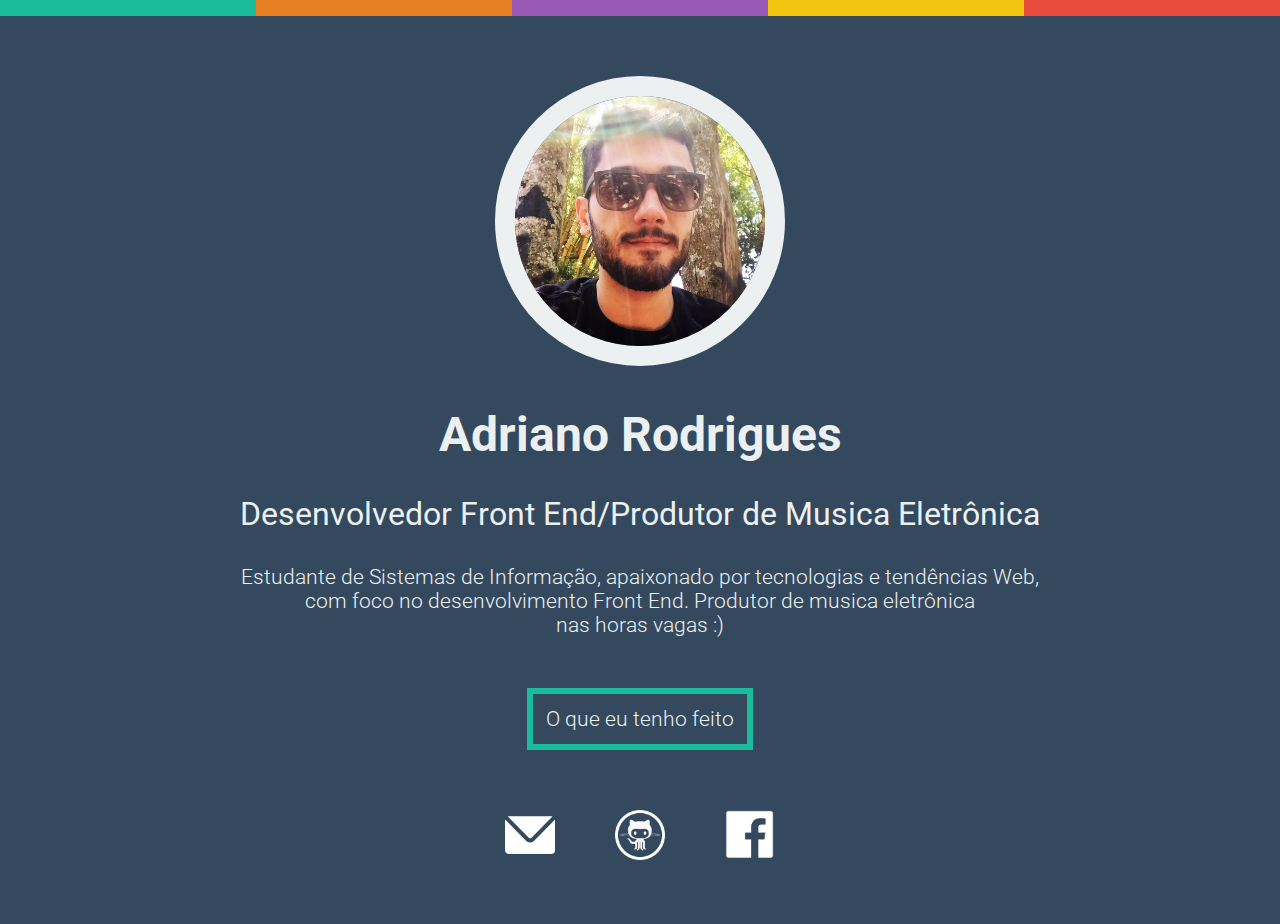
<file: index.html>
<!DOCTYPE html>
<html>
<head>
  <meta name="viewport" content="initial-scale = 1">
  <title>Adriano Rodrigues - Desenvolvedor Front End</title>
  <link rel="stylesheet" type="text/css" href="style.css">
  <link href="https://fonts.googleapis.com/css?family=Roboto:300,400,400i" rel="stylesheet">
</head>
<body>
    <div class="container">
      <spam class="cor verde">
      </spam>
      <spam class="cor laranja">
      </spam>
      <spam class="cor roxo">
      </spam>
      <spam class="cor amarelo">
      </spam>
      <spam class="cor vermelho">
      </spam>
    </div>
    <div class="container image">
      <img class="avatar" src="img/avatar.jpg">
    </div>
    <div class="container texto">
      <p class="nome">Adriano Rodrigues </p>
      <p class="descricao">Desenvolvedor Front End/Produtor de Musica Eletrônica</p>
      <p class="descricao-completa">Estudante de Sistemas de Informação, apaixonado por tecnologias e tendências Web,<br> com foco no desenvolvimento Front End. Produtor de musica eletrônica<br> nas horas vagas :)</p>
    <div>
    <div class="container botao-apresentacao">
      <a href="projetos.html"><button>O que eu tenho feito</button></a>
    </div>
    <div class="container container-icones">
      <a href="mailto:adrianogreed@gmail.com"><img class="icones" src="img/email-icon.png"></a>
      <a href="https://github.com/anrodrigues"><img class="icones" src="img/github-icon.png"></a>
      <a href="https://www.facebook.com/adrianonevesrodrigues"><img class="icones" src="img/facebook-icon.png"></a>
    </div>
</body>
</html>
</file>
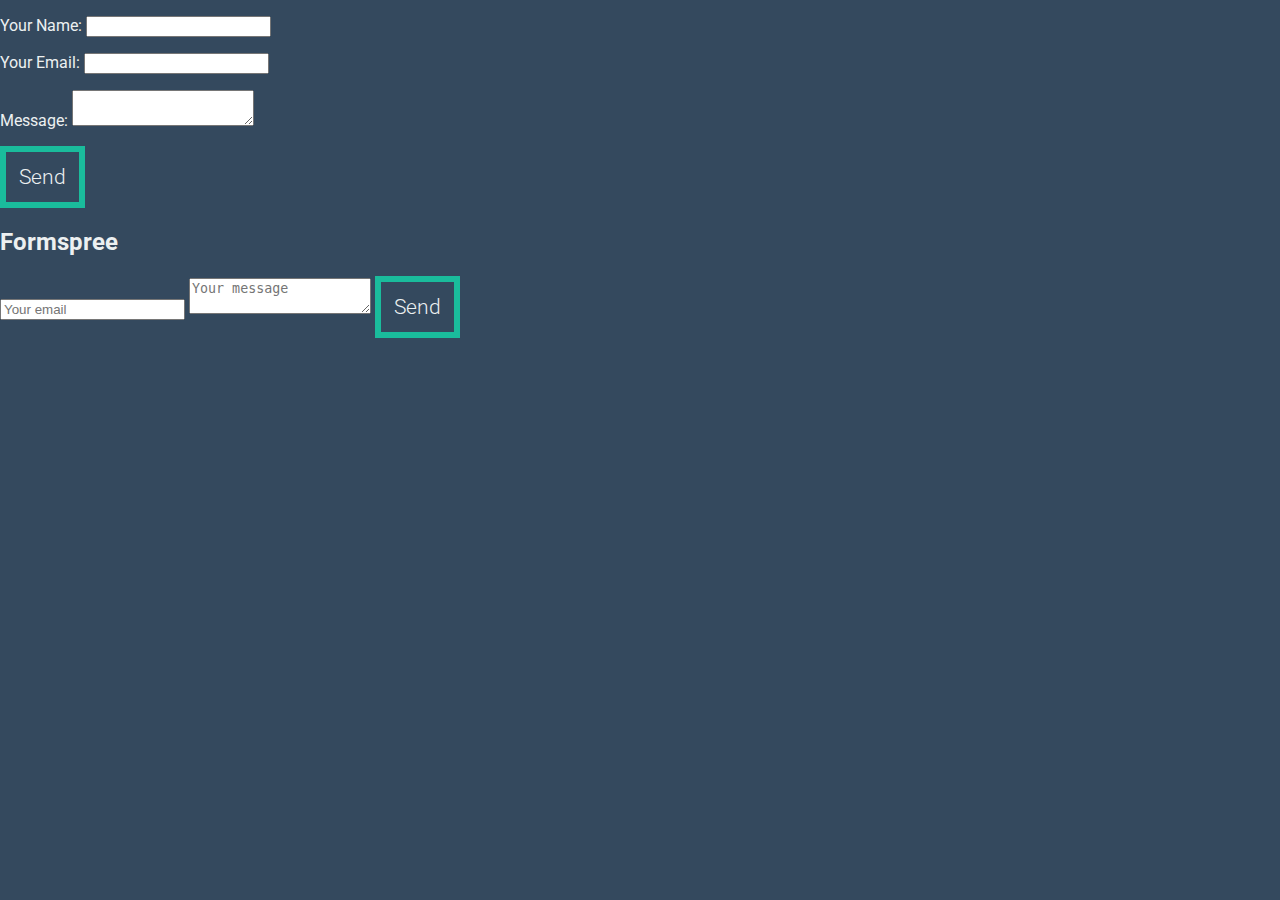
<file: contato.html>
<!DOCTYPE html>
<html lang="pt">
<head>
  <meta charset="UTF-8">
  <meta name="viewport" content="width=device-width, initial-scale=1.0">
  <meta http-equiv="X-UA-Compatible" content="ie=edge">
  <link rel="stylesheet" type="text/css" href="style.css">
  <link href="https://fonts.googleapis.com/css?family=Roboto:300,400,400i" rel="stylesheet">
  <title>Contato</title>
</head>
<body>
  <form name="contact" method="POST" netlify>
    <p>
      <label>Your Name: <input type="text" name="name" /></label>   
    </p>
    <p>
      <label>Your Email: <input type="email" name="email" /></label>
    </p>
    <p>
    <p>
      <label>Message: <textarea name="message"></textarea></label>
    </p>
    <p>
      <button type="submit">Send</button>
    </p>
  </form>

<h2>Formspree</h2>

  <form method="POST" action="https://formspree.io/addnrodrigues@gmail.com">
    <input type="email" name="email" placeholder="Your email">
    <textarea name="message" placeholder="Your message"></textarea>
    <button type="submit">Send</button>
  </form>
</body>
</html>
</file>
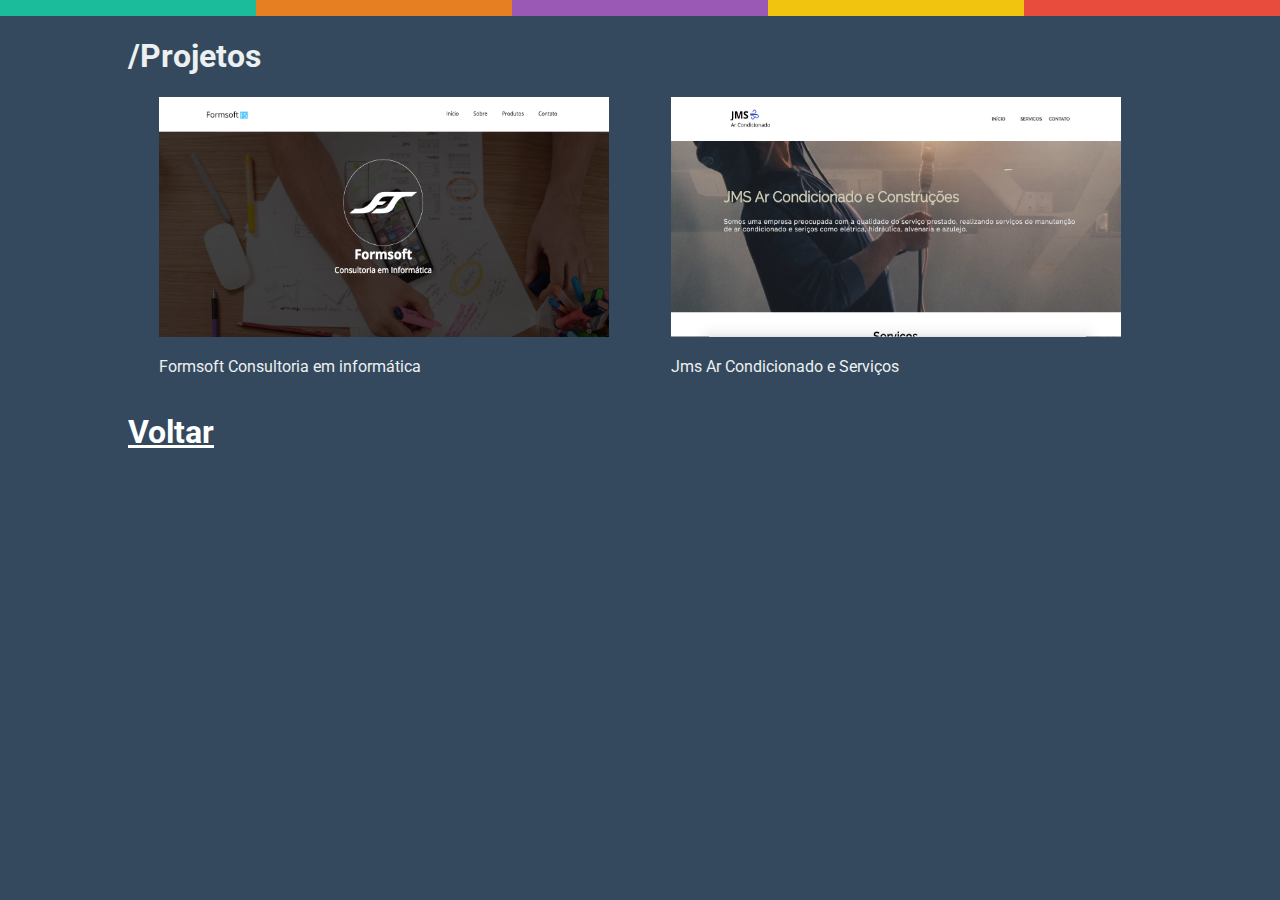
<file: projetos.html>
<!DOCTYPE html>
<html>
<head>
  <meta name="viewport" content="initial-scale = 1">
  <title>Adriano Rodrigues - Desenvolvedor Front End</title>
  <link rel="stylesheet" type="text/css" href="style.css">
  <link href="https://fonts.googleapis.com/css?family=Roboto:300,400,400i" rel="stylesheet">
</head>
<body>
    <div class="container">
      <spam class="cor verde">
      </spam>
      <spam class="cor laranja">
      </spam>
      <spam class="cor roxo">
      </spam>
      <spam class="cor amarelo">
      </spam>
      <spam class="cor vermelho">
      </spam>
    </div>

    
    <div class="container-projetos">

        
      <h1> /Projetos </h1>
      <div class="wrap-projetos">
          
        <div class="trabalhos">
          
          <a href="http://www.formsoft.com.br/"><img src="img/formsoft.png" alt=""></a>
          <p>Formsoft Consultoria em informática</p>
        </div>
    
        <div class="trabalhos">
            <a href="http://jmsareservicos.com.br/"><img src="img/jms.png" alt=""></a>
            <p>Jms Ar Condicionado e Serviços</p>
        </div>
        

      </div>
     <a class="navegacao" href="index.html"> <h1>Voltar</h1></a> 
    </div>
  
</body>
</html>
</file>
<file: style.css>
html{
  margin: 0;
  padding: 0;
  border: 0;
}
body{
  color: #ecf0f1;
  background: #34495e;
  font-family: 'Roboto', sans-serif;
  margin: 0px;
  padding: 0;
  border: 0;
}

.container{
  display: flex;
}
.cor{
  width: 20%;
  height: 1rem;
}

.verde{
  background-color: #1abc9c;
  }
.laranja{
  background-color: #e67e22;
  }
.roxo{
  background-color: #9b59b6;
  }
.amarelo{
  background-color: #f1c40f;
  }
.vermelho{
  background-color: #e74c3c;;
  }
.avatar{
  width:250px;
  height: 250px;
  border-radius: 100%;
  border: 20px #ecf0f1 solid;
}
.image{
  justify-content: center;
  margin-top: 60px;
}

.texto{
  flex-direction: column;
  text-align: center;

}

.nome{
  font-size:3em;
  font-weight: bold;
  margin: 40px 0 0 0 ;
}

.descricao{
  font-size:2em;
 font-weight:  i !important;
}

.descricao-completa{
   font-size: 1.3em;
   font-weight: 300 !important;
   text-align: center;
   margin-top: 0;
}

.botao-apresentacao{
  justify-content: center;
  margin-top: 30px;
  }

button{
    cursor: pointer;
    background: none;
    color:#ecf0f1;
    border: 6px solid #1abc9c;
    font-family: 'Roboto', sans-serif;
    font-size: 1.3em;
    font-weight: 300 !important;
    padding: 13px;
    transition-duration: .25s;
  }

button:hover {
    box-shadow:
    0 0 0 6px #e67e22,
    0 0 0 12px #9b59b6,
    0 0 0 18px #f1c40f,
    0 0 0 24px #e74c3c;
}
.icones{
  width: 50px;
  height: 50px;
  margin: 60px 30px;
}
.container-icones{
  justify-content: center;
}

.trabalhos  {

}

.trabalhos img {
  width: 450px;
  height: 240px;

}

.trabalhos:hover {
  filter: opacity(0.8)
}

.container-projetos {
  
  padding-right:10%;
  padding-left:10%;
  
}

.wrap-projetos {
  display: flex;
  flex-wrap: wrap;
  justify-content: space-around;
  
}

.navegacao {
  color: white;
}
</file>
